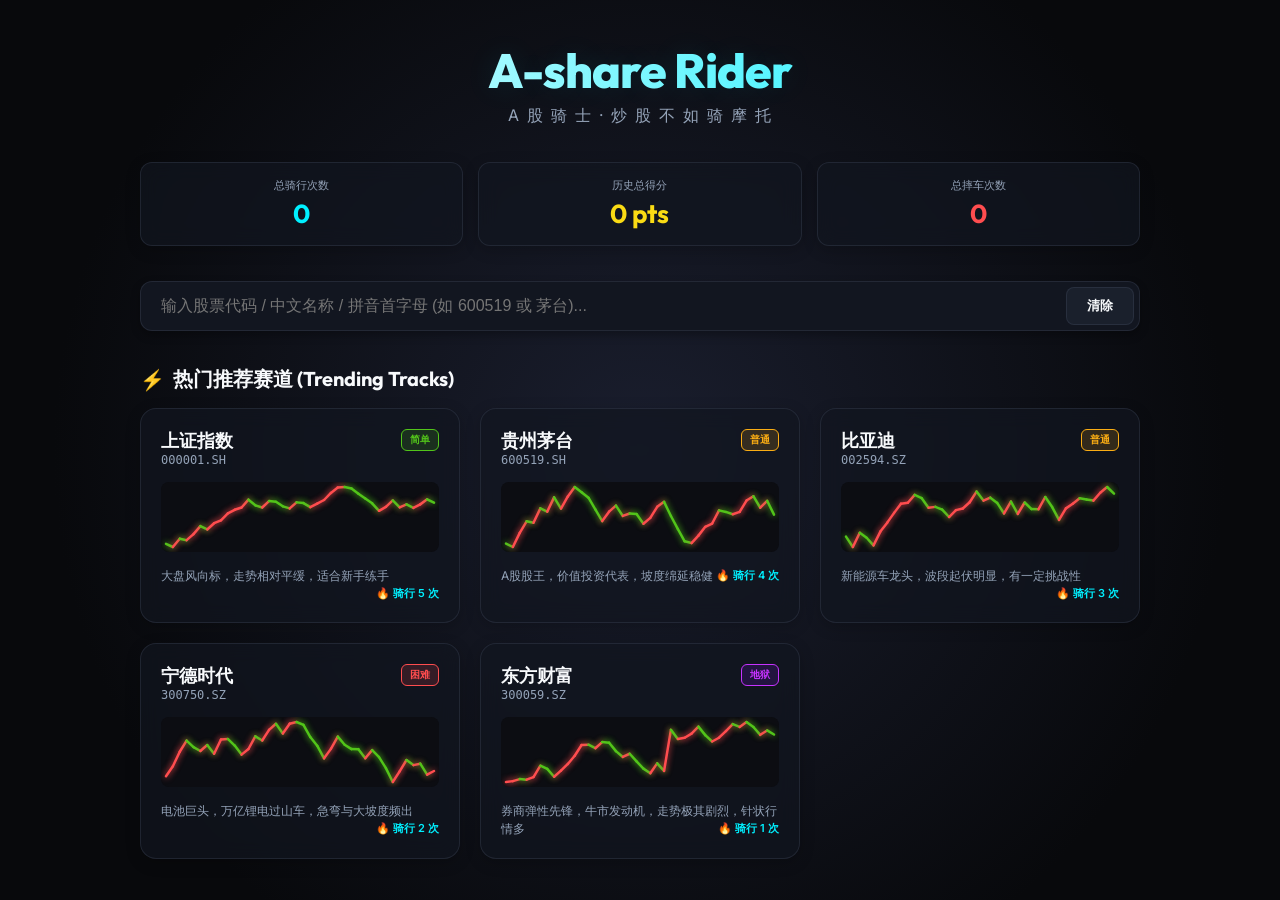
<file: index.html>
<!DOCTYPE html>
<html lang="zh-CN">
<head>
    <meta charset="UTF-8">
    <meta name="viewport" content="width=device-width, initial-scale=1.0, maximum-scale=1.0, user-scalable=no">
    <title>A股骑士 - 炒股不如骑摩托 | A-share Rider</title>
    <link rel="stylesheet" href="style.css">
</head>
<body>
    <div class="app-container">
        
        <!-- 1. 主菜单页面 -->
        <div id="home-screen" class="screen active">
            <div class="home-content">
                <!-- 品牌标志 -->
                <div class="brand-section">
                    <h1 class="brand-title">A-share Rider</h1>
                    <div class="brand-subtitle">A 股 骑 士 · 炒 股 不 如 骑 摩 托</div>
                </div>

                <!-- 个人成就统计卡片 -->
                <div class="lifetime-stats">
                    <div class="stat-card">
                        <div class="stat-label">总骑行次数</div>
                        <div id="stat-rides" class="stat-val" style="color: var(--neon-cyan)">0</div>
                    </div>
                    <div id="stat-profit-card" class="stat-card">
                        <div class="stat-label">历史总得分</div>
                        <div id="stat-profit" class="stat-val" style="color: var(--neon-gold)">0 pts</div>
                    </div>
                    <div class="stat-card">
                        <div class="stat-label">总摔车次数</div>
                        <div id="stat-crashes" class="stat-val" style="color: var(--neon-red)">0</div>
                    </div>
                </div>

                <!-- 股票代码搜索栏 -->
                <div class="search-container">
                    <div class="search-input-wrapper">
                        <input type="text" id="stock-search-input" class="search-input" placeholder="输入股票代码 / 中文名称 / 拼音首字母 (如 600519 或 茅台)..." autocomplete="off">
                        <button id="search-clear-btn" class="btn search-btn">清除</button>
                    </div>
                    <!-- 搜索建议下拉列表 -->
                    <div id="search-dropdown-menu" class="search-dropdown"></div>
                </div>

                <!-- 热门赛道推荐 -->
                <div class="trending-section">
                    <h2 class="tracks-section-title">
                        <span style="color: var(--neon-cyan)">⚡</span> 热门推荐赛道 (Trending Tracks)
                    </h2>
                    <div id="trending-tracks-grid" class="tracks-grid">
                        <!-- 动态生成的卡片列表 -->
                    </div>
                </div>
                
                <!-- 底部辅助说明及社交、赞助链接 -->
                <div style="margin-top: 35px; text-align: center; font-size: 12px; color: var(--text-muted); border-top: 1px dashed rgba(74, 85, 104, 0.2); padding-top: 15px;">
                    <div style="margin-bottom: 8px;">键盘操作：W/S 加速刹车，A/D 平衡，Space 跳跃，R 复活</div>
                    
                    <!-- 社交 & 赞助链接 -->
                    <div class="footer-links">
                        <a href="https://github.com/xunxuntj/AShareRider" target="_blank" class="footer-link-item">
                            <svg class="footer-icon" viewBox="0 0 24 24"><path d="M12 2C6.477 2 2 6.477 2 12c0 4.42 2.865 8.166 6.839 9.489.5.092.682-.217.682-.482 0-.237-.008-.866-.013-1.7-2.782.603-3.369-1.34-3.369-1.34-.454-1.156-1.11-1.464-1.11-1.464-.908-.62.069-.608.069-.608 1.003.07 1.531 1.03 1.531 1.03.892 1.529 2.341 1.087 2.91.831.092-.646.35-1.086.636-1.336-2.22-.253-4.555-1.11-4.555-4.943 0-1.091.39-1.984 1.029-2.683-.103-.253-.446-1.27.098-2.647 0 0 .84-.269 2.75 1.025A9.564 9.564 0 0112 6.844c.85.004 1.705.115 2.504.337 1.909-1.294 2.747-1.025 2.747-1.025.546 1.377.203 2.394.1 2.647.64.699 1.028 1.592 1.028 2.683 0 3.842-2.339 4.687-4.566 4.935.359.309.678.919.678 1.852 0 1.336-.012 2.415-.012 2.743 0 .267.18.579.688.481C19.137 20.162 22 16.418 22 12c0-5.523-4.477-10-10-10z"/></svg>
                            GitHub
                        </a>
                        <a href="https://x.com/xunxuntj" target="_blank" class="footer-link-item">
                            <svg class="footer-icon" viewBox="0 0 24 24"><path d="M18.244 2.25h3.308l-7.227 8.26 8.502 11.24H16.17l-5.214-6.817L4.99 21.75H1.68l7.73-8.835L1.254 2.25H8.08l4.713 6.231zm-1.161 17.52h1.833L7.084 4.126H5.117z"/></svg>
                            X (Twitter)
                        </a>
                        <a href="https://www.youtube.com/@xunxuntj" target="_blank" class="footer-link-item">
                            <svg class="footer-icon" viewBox="0 0 24 24"><path d="M23.498 6.163a3.003 3.003 0 00-2.11-2.11C19.53 3.545 12 3.545 12 3.545s-7.53 0-9.388.508a3.003 3.003 0 00-2.11 2.11C0 8.017 0 12 0 12s0 3.983.502 5.837a3.003 3.003 0 002.11 2.11c1.858.507 9.388.507 9.388.507s7.53 0 9.388-.507a3.003 3.003 0 002.11-2.11C24 15.983 24 12 24 12s0-3.983-.502-5.837zM9.545 15.568V8.432L15.818 12l-6.273 3.568z"/></svg>
                            YouTube
                        </a>
                        <a href="https://www.linkedin.com/in/xun-zhang-317a902b/" target="_blank" class="footer-link-item">
                            <svg class="footer-icon" viewBox="0 0 24 24"><path d="M20.447 20.452h-3.554v-5.569c0-1.328-.027-3.037-1.852-3.037-1.853 0-2.136 1.445-2.136 2.939v5.667H9.351V9h3.414v1.561h.046c.477-.9 1.637-1.85 3.37-1.85 3.601 0 4.267 2.37 4.267 5.455v6.286zM5.337 7.433c-1.144 0-2.063-.926-2.063-2.065 0-1.138.92-2.063 2.063-2.063 1.14 0 2.064.925 2.064 2.063 0 1.139-.925 2.065-2.064 2.065zm1.782 13.019H3.555V9h3.564v11.452zM22.225 0H1.771C.792 0 0 .774 0 1.729v20.542C0 23.227.792 24 1.771 24h20.451C23.2 24 24 23.227 24 22.271V1.729C24 .774 23.2 0 22.222 0h.003z"/></svg>
                            LinkedIn
                        </a>
                        <a href="https://afdian.com/a/xunxuntj" target="_blank" class="footer-link-item">
                            <span style="font-weight: bold; color: var(--neon-gold)">⚡</span> 爱发电
                        </a>
                        <a id="wechat-reward-btn" class="footer-link-item">
                            <span style="font-weight: bold; color: var(--neon-red)">🧧</span> 微信打赏
                        </a>
                    </div>
                </div>
            </div>
        </div>

        <!-- 2. 赛道预览与参数调整页面 -->
        <div id="level-preview-screen" class="screen">
            <div class="preview-container">
                <div class="preview-header">
                    <button id="preview-back-btn" class="btn">← 返回主页</button>
                    <div class="preview-title-group">
                        <h2 id="preview-stock-name" class="preview-title">贵州茅台</h2>
                        <div id="preview-stock-code" class="preview-subtitle">600519.SH</div>
                    </div>
                    <div id="preview-difficulty" class="difficulty-badge medium">Medium</div>
                </div>

                <!-- 配置面板 -->
                <div class="options-panel">
                    <!-- 行情时间段 -->
                    <div class="option-group">
                        <label class="option-label">行情范围 (Period)</label>
                        <div class="btn-group" id="period-btn-group">
                            <button class="btn-toggle" data-period="3M">3 个月</button>
                            <button class="btn-toggle" data-period="6M">6 个月</button>
                            <button class="btn-toggle active" data-period="1Y">1 年</button>
                            <button class="btn-toggle" data-period="ALL">全部 (长赛道)</button>
                        </div>
                    </div>

                    <!-- 平滑度设置 (移动平均线) -->
                    <div class="option-group">
                        <label class="option-label">赛道平滑降噪 (Smooth - 降低难度)</label>
                        <div class="slider-container">
                            <input type="range" id="smooth-range-slider" class="smooth-slider" min="0" max="20" value="0" step="5">
                            <span id="smooth-slider-value" class="slider-val">OFF</span>
                        </div>
                    </div>
                </div>

                <!-- 股价波动赛道预览图 -->
                <div class="preview-chart-wrapper">
                    <canvas id="preview-sparkline-canvas" class="preview-chart"></canvas>
                </div>

                <!-- 行情物理指标统计 -->
                <div class="track-metrics">
                    <div class="metric-box">
                        <div class="metric-lbl">总K线点数 (长度)</div>
                        <div id="metric-points" class="metric-val" style="color: var(--neon-cyan)">0</div>
                    </div>
                    <div class="metric-box">
                        <div class="metric-lbl">区间最大波动</div>
                        <div id="metric-volatility" class="metric-val" style="color: var(--neon-red)">0%</div>
                    </div>
                    <div class="metric-box">
                        <div class="metric-lbl">最大爬坡坡度</div>
                        <div id="metric-slope" class="metric-val" style="color: #faad14">0°</div>
                    </div>
                    <div class="metric-box">
                        <div class="metric-lbl">历史涨跌幅</div>
                        <div id="metric-change" class="metric-val">0%</div>
                    </div>
                </div>

                <!-- 行动操作按钮 -->
                <div style="display: flex; gap: 15px; justify-content: center;">
                    <button id="start-ride-btn" class="btn btn-primary" style="padding: 15px 40px; font-size: 18px;">🏍️ 进入挑战 (Ride Chart)</button>
                </div>

                <!-- 当前赛道排行榜 -->
                <div id="leaderboard-section">
                    <div class="leaderboard-title">🏆 全球排行榜 Top 10 (本关配置)</div>
                    <div class="leaderboard-panel">
                        <div id="leaderboard-loading" style="text-align: center; padding: 20px; color: var(--text-muted);">正在加载排行榜数据...</div>
                        <div id="leaderboard-list-container" class="leaderboard-list" style="display: none;"></div>
                    </div>
                </div>
            </div>
        </div>

        <!-- 3. 游戏关卡骑行页面 -->
        <div id="game-screen" class="screen">
            <!-- 主物理渲染 Canvas -->
            <canvas id="game-canvas"></canvas>

            <!-- 顶部 HUD 通栏 -->
            <div class="hud-bar">
                <div class="hud-panel">
                    <div class="hud-item">
                        <div class="hud-label">得分 (Score)</div>
                        <div id="hud-score" class="hud-value glow-gold">000000</div>
                    </div>
                    <div class="hud-item">
                        <div class="hud-label">计时 (Time)</div>
                        <div id="hud-timer" class="hud-value glow-cyan">0:00.0</div>
                    </div>
                    <div class="hud-item">
                        <div class="hud-label">当前股价 (Price)</div>
                        <div id="hud-price" class="hud-value" style="font-family: monospace;">¥0.00</div>
                    </div>
                </div>

                <!-- 中间面板：展示当前股票名称与代码 + 迷你小地图 -->
                <div class="hud-panel" style="pointer-events: none; border-color: rgba(0, 240, 255, 0.25); box-shadow: 0 0 10px rgba(0, 240, 255, 0.1); width: 220px; display: flex; flex-direction: column; align-items: center; justify-content: center; gap: 4px; padding: 8px 15px;">
                    <div class="hud-item" style="text-align: center; justify-content: center; flex-direction: column; gap: 1px; width: 100%;">
                        <div id="hud-stock-name" class="hud-value" style="color: var(--neon-cyan); font-weight: 800; font-size: 16px; text-shadow: 0 0 6px var(--neon-cyan-glow);">--</div>
                        <div id="hud-stock-code" class="hud-label" style="letter-spacing: 1.5px; font-size: 9px; font-weight: 700; margin-top: 1px;">--</div>
                    </div>
                    <!-- 实时小地图容器 -->
                    <div style="width: 180px; height: 20px; position: relative; border-radius: 4px; overflow: hidden; background: rgba(0, 0, 0, 0.3); border: 1px solid rgba(0, 240, 255, 0.15);">
                        <canvas id="hud-minimap" style="width: 100%; height: 100%; display: block;"></canvas>
                    </div>
                </div>

                <div class="hud-panel" style="pointer-events: auto;">
                    <button id="game-pause-btn" class="btn" style="padding: 6px 12px; font-size: 12px;">⏸ 退出 (ESC)</button>
                    <button id="game-reset-btn" class="btn btn-danger" style="padding: 6px 12px; font-size: 12px;">🔄 重置 (R)</button>
                    <button id="game-mute-btn" class="btn" style="padding: 6px 12px; font-size: 12px;">🔊 声音</button>
                </div>
            </div>

            <!-- 键盘按键引导提示 (桌面端可见) -->
            <div class="controls-guide-hud">
                <div class="controls-row">
                    <span>驾驶:</span>
                    <span class="key-badge">W</span> 或 <span class="key-badge">↑</span> 油门 /
                    <span class="key-badge">S</span> 或 <span class="key-badge">↓</span> 刹车
                </div>
                <div class="controls-row">
                    <span>平衡:</span>
                    <span class="key-badge">A</span> 或 <span class="key-badge">←</span> 抬头后翻 /
                    <span class="key-badge">D</span> 或 <span class="key-badge">→</span> 压头前翻
                </div>
                <div class="controls-row">
                    <span>跳跃:</span>
                    <span class="key-badge">Space</span> 跃起 | 
                    <span>重置:</span>
                    <span class="key-badge">R</span> 存档点复活
                </div>
            </div>

            <!-- 手机端触控方向盘 (Coarse pointer 触屏下显示) -->
            <div class="mobile-controls">
                <!-- 左手：车身重心平衡 (抬头、压头、跳跃) -->
                <div class="mobile-btn-group">
                    <button id="touch-tilt-left" class="btn-touch">← 抬</button>
                    <button id="touch-jump" class="btn-touch touch-jump">跳</button>
                    <button id="touch-tilt-right" class="btn-touch">压 →</button>
                </div>

                <!-- 右手：加速、刹车、复活 -->
                <div class="mobile-btn-group">
                    <button id="touch-reset" class="btn-touch touch-danger">🔄</button>
                    <button id="touch-brake" class="btn-touch">刹</button>
                    <button id="touch-gas" class="btn-touch touch-success">油门</button>
                </div>
            </div>
        </div>

        <!-- 4. 坠机弹窗 (Crash Overlay) -->
        <div id="crash-overlay" class="modal-overlay">
            <div class="modal-content">
                <h3 class="modal-title crash">💥 骑士坠毁 (CRASHED)</h3>
                <p class="modal-desc">这波行情波动太大，你被主力洗盘出局了！别气馁，从最近的股价支持位（存档点）重新起跑吧！</p>
                <div class="stats-table">
                    <div class="stats-table-row">
                        <span class="stats-tbl-lbl">已摔车次数</span>
                        <span id="crash-count-val" class="stats-tbl-val" style="color: var(--neon-red)">1</span>
                    </div>
                    <div class="stats-table-row">
                        <span class="stats-tbl-lbl">得分损失</span>
                        <span class="stats-tbl-val" style="color: var(--text-muted)">-100 pts</span>
                    </div>
                </div>
                <div class="modal-actions">
                    <button id="crash-respawn-btn" class="btn btn-primary" style="flex: 1;">🔄 存档点复活 (R)</button>
                    <button id="crash-exit-btn" class="btn" style="flex: 1;">🚪 退出关卡</button>
                </div>
            </div>
        </div>

        <!-- 5. 胜利通关弹窗 (Victory Overlay) -->
        <div id="victory-overlay" class="modal-overlay">
            <div class="modal-content" style="max-width: 500px;">
                <h3 class="modal-title victory">🎉 顺利收盘 (VICTORY)</h3>
                <p class="modal-desc">恭喜！你成功飞越了该股票的整段历史K线，斩获丰厚利润！</p>
                
                <div class="stats-table">
                    <div class="stats-table-row">
                        <span class="stats-tbl-lbl">挑战用时</span>
                        <span id="vic-time-val" class="stats-tbl-val" style="color: var(--neon-cyan)">0:00.0</span>
                    </div>
                    <div class="stats-table-row">
                        <span class="stats-tbl-lbl">最终总积分</span>
                        <span id="vic-score-val" class="stats-tbl-val" style="color: var(--neon-gold)">0 pts</span>
                    </div>
                    <div class="stats-table-row">
                        <span class="stats-tbl-lbl">是否平滑</span>
                        <span id="vic-smoothed-val" class="stats-tbl-val">无平滑</span>
                    </div>
                </div>

                <!-- 排行榜成绩提交 -->
                <div id="victory-submit-section" class="leaderboard-submit-box">
                    <label style="font-size: 12px; color: var(--text-secondary); text-align: left;">提交成绩到全球排行榜：</label>
                    <div style="display: flex; gap: 8px;">
                        <input type="text" id="leaderboard-nick-input" class="nick-input" placeholder="输入你的大名 (2-10字)" style="flex: 1;" maxlength="10">
                        <button id="leaderboard-submit-btn" class="btn btn-primary">⚡ 提交</button>
                    </div>
                    <div id="submit-status-msg" style="font-size: 11px; color: var(--text-muted); text-align: left;"></div>
                </div>

                <div class="modal-actions">
                    <button id="vic-replay-btn" class="btn btn-primary" style="flex: 1;">🔄 再骑一波</button>
                    <button id="vic-exit-btn" class="btn" style="flex: 1;">🚪 返回主页</button>
                </div>
            </div>
        </div>

    <!-- 微信打赏弹窗 -->
    <div id="wechat-reward-modal" class="modal-overlay">
        <div class="modal-content" style="max-width: 340px; text-align: center; gap: 15px; padding: 25px;">
            <div style="display: flex; justify-content: space-between; align-items: center; border-bottom: 1px dashed rgba(255, 255, 255, 0.1); padding-bottom: 10px;">
                <h3 style="color: var(--neon-gold); font-size: 18px; margin: 0; font-family: var(--font-display);">🧧 微信打赏支持</h3>
                <span id="close-reward-btn" style="cursor: pointer; color: var(--text-muted); font-size: 24px; line-height: 1; transition: color 0.2s;">&times;</span>
            </div>
            <div style="margin: 10px 0; display: flex; flex-direction: column; align-items: center;">
                <img src="wechat_reward.jpg" alt="微信打赏二维码" style="width: 220px; height: 220px; border-radius: 12px; border: 2px solid var(--neon-gold); box-shadow: 0 0 20px rgba(255, 215, 0, 0.2); background: #fff; padding: 5px;">
                <div style="font-size: 12px; color: var(--text-secondary); margin-top: 12px; font-weight: 500;">感谢您的支持与鼓励！</div>
                <div style="font-size: 11px; color: var(--text-muted); margin-top: 4px;">扫码向开发者 Xun Zhang 赞助打赏</div>
            </div>
            <button id="reward-ok-btn" class="btn btn-primary" style="width: 100%;">好的</button>
        </div>
    </div>

    <!-- 横屏旋转提示 (仅手机竖屏时显示) -->
    <div id="orientation-warning">
        <div class="warning-box">
            <div class="rotate-icon">📱🔄</div>
            <div class="warning-text">为了获得最佳骑行手感，请将手机横向旋转 (Landscape)</div>
        </div>
    </div>

    <!-- 启动主逻辑程序 -->
    <script type="module" src="js/main.js"></script>
</body>
</html>
</file>
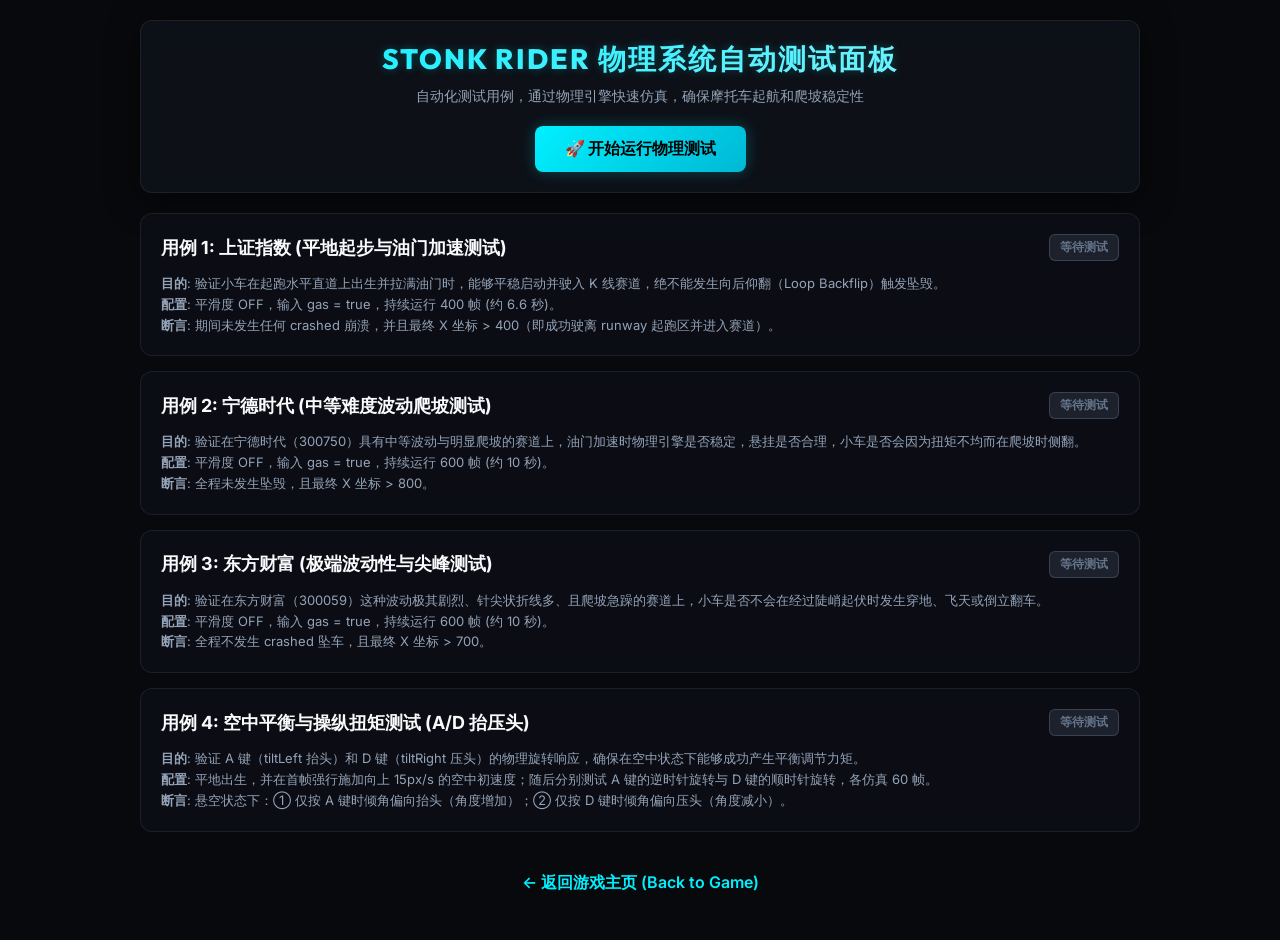
<file: test.html>
<!DOCTYPE html>
<html lang="zh-CN">
<head>
    <meta charset="UTF-8">
    <meta name="viewport" content="width=device-width, initial-scale=1.0">
    <title>StonkRider - 物理与稳定性测试面板</title>
    <style>
        @import url('https://fonts.googleapis.com/css2?family=Outfit:wght@300;400;600;700;800&family=Inter:wght@400;500;600;700&display=swap');

        :root {
            --bg-darkest: #08090c;
            --bg-darker: #0d0f14;
            --bg-dark: #121620;
            --border-color: rgba(74, 85, 104, 0.25);
            
            --neon-cyan: #00f0ff;
            --neon-cyan-glow: rgba(0, 240, 255, 0.25);
            --neon-red: #ff4d4f;
            --neon-red-glow: rgba(255, 77, 79, 0.25);
            --neon-green: #52c41a;
            --neon-green-glow: rgba(82, 196, 26, 0.25);
            --neon-gold: #fadb14;
            --neon-gold-glow: rgba(250, 219, 20, 0.25);
            
            --text-primary: #f8fafc;
            --text-secondary: #94a3b8;
            --text-muted: #64748b;
            
            --font-display: 'Outfit', 'Inter', sans-serif;
            --font-sans: 'Inter', sans-serif;
        }

        body {
            background-color: var(--bg-darkest);
            color: var(--text-primary);
            font-family: var(--font-sans);
            margin: 0;
            padding: 20px;
            display: flex;
            flex-direction: column;
            align-items: center;
            min-height: 100vh;
        }

        .container {
            max-width: 1000px;
            width: 100%;
            display: flex;
            flex-direction: column;
            gap: 20px;
        }

        header {
            text-align: center;
            padding: 20px;
            background: rgba(18, 22, 32, 0.6);
            border: 1px solid var(--border-color);
            border-radius: 12px;
            backdrop-filter: blur(10px);
            box-shadow: 0 8px 32px rgba(0, 0, 0, 0.5);
        }

        h1 {
            font-family: var(--font-display);
            font-size: 28px;
            font-weight: 800;
            letter-spacing: 2px;
            margin: 0 0 8px 0;
            background: linear-gradient(135deg, var(--neon-cyan), #a5f3fc);
            -webkit-background-clip: text;
            -webkit-text-fill-color: transparent;
            text-shadow: 0 0 10px rgba(0, 240, 255, 0.25);
        }

        .subtitle {
            color: var(--text-secondary);
            font-size: 14px;
            margin-bottom: 20px;
        }

        .btn {
            background: linear-gradient(135deg, #00f0ff, #00b8d4);
            color: #000;
            border: none;
            padding: 12px 30px;
            font-family: var(--font-display);
            font-size: 16px;
            font-weight: 700;
            border-radius: 8px;
            cursor: pointer;
            transition: all 0.2s ease;
            box-shadow: 0 0 15px var(--neon-cyan-glow);
        }

        .btn:hover {
            transform: translateY(-2px);
            box-shadow: 0 0 25px var(--neon-cyan);
        }

        .btn:active {
            transform: translateY(0);
        }

        .dashboard {
            display: grid;
            grid-template-columns: 1fr;
            gap: 15px;
        }

        .card {
            background: rgba(18, 22, 32, 0.45);
            border: 1px solid var(--border-color);
            border-radius: 12px;
            padding: 20px;
            backdrop-filter: blur(8px);
            transition: border-color 0.2s ease;
        }

        .card.in-progress {
            border-color: var(--neon-gold);
            box-shadow: 0 0 8px var(--neon-gold-glow);
        }

        .card.passed {
            border-color: var(--neon-green);
            box-shadow: 0 0 8px var(--neon-green-glow);
        }

        .card.failed {
            border-color: var(--neon-red);
            box-shadow: 0 0 8px var(--neon-red-glow);
        }

        .card-header {
            display: flex;
            justify-content: space-between;
            align-items: center;
            margin-bottom: 12px;
        }

        .card-title {
            font-size: 18px;
            font-weight: 700;
            color: var(--text-primary);
        }

        .status-badge {
            padding: 4px 10px;
            font-size: 12px;
            font-weight: 700;
            border-radius: 6px;
            text-transform: uppercase;
        }

        .status-badge.waiting {
            background: rgba(100, 116, 139, 0.2);
            color: var(--text-muted);
            border: 1px solid rgba(100, 116, 139, 0.4);
        }

        .status-badge.running {
            background: rgba(250, 219, 20, 0.2);
            color: var(--neon-gold);
            border: 1px solid rgba(250, 219, 20, 0.4);
        }

        .status-badge.passed {
            background: rgba(82, 196, 26, 0.2);
            color: var(--neon-green);
            border: 1px solid rgba(82, 196, 26, 0.4);
        }

        .status-badge.failed {
            background: rgba(255, 77, 79, 0.2);
            color: var(--neon-red);
            border: 1px solid rgba(255, 77, 79, 0.4);
        }

        .card-body {
            font-size: 13px;
            color: var(--text-secondary);
            line-height: 1.6;
        }

        .log-section {
            background: rgba(8, 9, 12, 0.85);
            border: 1px solid var(--border-color);
            border-radius: 8px;
            padding: 12px;
            font-family: monospace;
            font-size: 11px;
            color: #a5f3fc;
            max-height: 150px;
            overflow-y: auto;
            margin-top: 10px;
            white-space: pre-wrap;
        }

        .navigation-links {
            text-align: center;
            margin-top: 20px;
        }

        .navigation-links a {
            color: var(--neon-cyan);
            text-decoration: none;
            font-weight: 600;
            transition: text-shadow 0.2s ease;
        }

        .navigation-links a:hover {
            text-shadow: 0 0 8px var(--neon-cyan);
            text-decoration: underline;
        }

        .summary-banner {
            padding: 15px;
            border-radius: 8px;
            text-align: center;
            font-size: 18px;
            font-weight: 800;
            letter-spacing: 1.5px;
            display: none;
            margin-bottom: 20px;
        }

        .summary-banner.passed {
            background: rgba(82, 196, 26, 0.15);
            border: 1px solid var(--neon-green);
            color: var(--neon-green);
            display: block;
            text-shadow: 0 0 10px var(--neon-green-glow);
        }

        .summary-banner.failed {
            background: rgba(255, 77, 79, 0.15);
            border: 1px solid var(--neon-red);
            color: var(--neon-red);
            display: block;
            text-shadow: 0 0 10px var(--neon-red-glow);
        }
    </style>
</head>
<body>
    <div class="container">
        <header>
            <h1>STONK RIDER 物理系统自动测试面板</h1>
            <div class="subtitle">自动化测试用例，通过物理引擎快速仿真，确保摩托车起航和爬坡稳定性</div>
            <button id="run-tests-btn" class="btn">🚀 开始运行物理测试</button>
        </header>

        <div id="summary-banner" class="summary-banner"></div>

        <div class="dashboard">
            <!-- Case 1 -->
            <div id="case-1" class="card">
                <div class="card-header">
                    <span class="card-title">用例 1: 上证指数 (平地起步与油门加速测试)</span>
                    <span id="badge-1" class="status-badge waiting">等待测试</span>
                </div>
                <div class="card-body">
                    <div><strong>目的</strong>: 验证小车在起跑水平直道上出生并拉满油门时，能够平稳启动并驶入 K 线赛道，绝不能发生向后仰翻（Loop Backflip）触发坠毁。</div>
                    <div><strong>配置</strong>: 平滑度 OFF，输入 gas = true，持续运行 400 帧 (约 6.6 秒)。</div>
                    <div><strong>断言</strong>: 期间未发生任何 crashed 崩溃，并且最终 X 坐标 &gt; 400（即成功驶离 runway 起跑区并进入赛道）。</div>
                    <div id="log-1" class="log-section" style="display:none;"></div>
                </div>
            </div>

            <!-- Case 2 -->
            <div id="case-2" class="card">
                <div class="card-header">
                    <span class="card-title">用例 2: 宁德时代 (中等难度波动爬坡测试)</span>
                    <span id="badge-2" class="status-badge waiting">等待测试</span>
                </div>
                <div class="card-body">
                    <div><strong>目的</strong>: 验证在宁德时代（300750）具有中等波动与明显爬坡的赛道上，油门加速时物理引擎是否稳定，悬挂是否合理，小车是否会因为扭矩不均而在爬坡时侧翻。</div>
                    <div><strong>配置</strong>: 平滑度 OFF，输入 gas = true，持续运行 600 帧 (约 10 秒)。</div>
                    <div><strong>断言</strong>: 全程未发生坠毁，且最终 X 坐标 &gt; 800。</div>
                    <div id="log-2" class="log-section" style="display:none;"></div>
                </div>
            </div>

            <!-- Case 3 -->
            <div id="case-3" class="card">
                <div class="card-header">
                    <span class="card-title">用例 3: 东方财富 (极端波动性与尖峰测试)</span>
                    <span id="badge-3" class="status-badge waiting">等待测试</span>
                </div>
                <div class="card-body">
                    <div><strong>目的</strong>: 验证在东方财富（300059）这种波动极其剧烈、针尖状折线多、且爬坡急躁的赛道上，小车是否不会在经过陡峭起伏时发生穿地、飞天或倒立翻车。</div>
                    <div><strong>配置</strong>: 平滑度 OFF，输入 gas = true，持续运行 600 帧 (约 10 秒)。</div>
                    <div><strong>断言</strong>: 全程不发生 crashed 坠车，且最终 X 坐标 &gt; 700。</div>
                    <div id="log-3" class="log-section" style="display:none;"></div>
                </div>
            </div>

            <!-- Case 4 -->
            <div id="case-4" class="card">
                <div class="card-header">
                    <span class="card-title">用例 4: 空中平衡与操纵扭矩测试 (A/D 抬压头)</span>
                    <span id="badge-4" class="status-badge waiting">等待测试</span>
                </div>
                <div class="card-body">
                    <div><strong>目的</strong>: 验证 A 键（tiltLeft 抬头）和 D 键（tiltRight 压头）的物理旋转响应，确保在空中状态下能够成功产生平衡调节力矩。</div>
                    <div><strong>配置</strong>: 平地出生，并在首帧强行施加向上 15px/s 的空中初速度；随后分别测试 A 键的逆时针旋转与 D 键的顺时针旋转，各仿真 60 帧。</div>
                    <div><strong>断言</strong>: 悬空状态下：① 仅按 A 键时倾角偏向抬头（角度增加）；② 仅按 D 键时倾角偏向压头（角度减小）。</div>
                    <div id="log-4" class="log-section" style="display:none;"></div>
                </div>
            </div>
        </div>

        <div class="navigation-links">
            <a href="index.html">← 返回游戏主页 (Back to Game)</a>
        </div>
    </div>

    <!-- 隐藏的 Canvas 容器用于 GameController 实例化 -->
    <canvas id="dummy-canvas" width="400" height="300" style="display:none;"></canvas>

    <script type="module">
        import { GameController } from './js/game.js';
        import { fetchStockData } from './js/api.js';

        // 强行关闭 Web Audio Engine 初始化，避免测试环境中无互动导致 Console 报警
        window.forceMuted = true;

        // 自动驾驶控制器：模拟玩家在空中调整车身姿态以适应坡度，在爬坡时合理使用油门/压头
        function getAutopilotInput(bike, trackPoints, dt = 1/120) {
            const input = { gas: true, brake: false, tiltLeft: false, tiltRight: false, jump: false };
            
            let targetAngle = 0.05; // 默认空中姿态：微微抬头 (约3度)，确保后轮优先着地
            if (bike.isGrounded) {
                const x = bike.getX();
                const idx = bike.findSegmentIndex(x, trackPoints);
                if (idx !== -1) {
                    const A = trackPoints[idx];
                    const B = trackPoints[idx + 1];
                    targetAngle = Math.atan2(B.y - A.y, B.x - A.x);
                }
            }
            
            const currentAngle = bike.getAngle();
            let angleDiff = targetAngle - currentAngle;
            
            // 归一化到 [-PI, PI]
            while (angleDiff < -Math.PI) angleDiff += Math.PI * 2;
            while (angleDiff > Math.PI) angleDiff -= Math.PI * 2;
            
            // 计算角速度 (Derivative term)
            if (bike.lastAutopilotAngle === undefined) {
                bike.lastAutopilotAngle = currentAngle;
            }
            let angularVelocity = (currentAngle - bike.lastAutopilotAngle) / dt;
            while (angularVelocity < -Math.PI / dt) angularVelocity += Math.PI * 2 / dt;
            while (angularVelocity > Math.PI / dt) angularVelocity -= Math.PI * 2 / dt;
            bike.lastAutopilotAngle = currentAngle;
            
            // PD 控制信号 (Kp 比例增益，Kd 微分阻尼)
            const Kp = 0.6;
            const Kd = 0.08; 
            const controlSignal = Kp * angleDiff - Kd * angularVelocity;
            
            // 根据控制信号的方向和强度进行按键模拟
            if (controlSignal > 0.08) {
                input.tiltLeft = true; // 抬头 (修正前倾)
            } else if (controlSignal < -0.08) {
                input.tiltRight = true; // 压头 (修正后仰)
            }
            
            // 若倾角过大，或者角速度过快，且在空中悬空时，关闭油门进行强力稳定；在地面上（无论单双轮触地）均保持全油门以确保爬坡动力
            if (!bike.isGrounded) {
                if (Math.abs(angleDiff) > 0.4 || Math.abs(angularVelocity) > 3.5) {
                    input.gas = false;
                }
            }
            
            // 倾角差较大时，强制全功率输入进行姿态修正
            if (Math.abs(angleDiff) > 0.15) {
                if (angleDiff > 0) {
                    input.tiltLeft = true;
                    input.tiltRight = false;
                } else {
                    input.tiltRight = true;
                    input.tiltLeft = false;
                }
            }
            
            return input;
        }

        document.getElementById('run-tests-btn').addEventListener('click', runAllTests);

        async function runAllTests() {
            const btn = document.getElementById('run-tests-btn');
            const summary = document.getElementById('summary-banner');
            btn.disabled = true;
            btn.textContent = "正在仿真测试中...";
            summary.className = 'summary-banner';
            summary.textContent = '';
            
            // 重置卡片状态
            for (let i = 1; i <= 4; i++) {
                const card = document.getElementById(`case-${i}`);
                const badge = document.getElementById(`badge-${i}`);
                const log = document.getElementById(`log-${i}`);
                card.className = 'card';
                badge.className = 'status-badge waiting';
                badge.textContent = '等待测试';
                log.style.display = 'none';
                log.textContent = '';
            }

            // 实例化 headless 游戏控制器
            const canvas = document.getElementById('dummy-canvas');
            const game = new GameController(canvas, {
                onScoreChange: () => {},
                onCrash: () => {},
                onVictory: () => {},
                onCheckpoint: () => {}
            });

            // 依次执行测试
            let passCount = 0;
            const totalCases = 4;

            // --- CASE 1 ---
            const p1 = await runCase1(game);
            if (p1) passCount++;

            // --- CASE 2 ---
            const p2 = await runCase2(game);
            if (p2) passCount++;

            // --- CASE 3 ---
            const p3 = await runCase3(game);
            if (p3) passCount++;

            // --- CASE 4 ---
            const p4 = await runCase4(game);
            if (p4) passCount++;

            // 显示总体结果
            btn.disabled = false;
            btn.textContent = "🚀 重新运行物理测试";
            
            if (passCount === totalCases) {
                summary.className = 'summary-banner passed';
                summary.textContent = `恭喜！全部 ${totalCases} 个测试用例通过 (ALL PASSED)！物理系统非常稳定！`;
            } else {
                summary.className = 'summary-banner failed';
                summary.textContent = `警告：有 ${totalCases - passCount} 个测试用例未通过 (FAILED)。请检查下方日志！`;
            }
        }

        async function runCase1(game) {
            const card = document.getElementById('case-1');
            const badge = document.getElementById('badge-1');
            const logEl = document.getElementById('log-1');
            
            card.classList.add('in-progress');
            badge.className = 'status-badge running';
            badge.textContent = '测试中...';

            let logs = [];
            logs.push("[CASE 1] 载入上证指数 (000001) 数据...");

            try {
                const stockData = await fetchStockData("000001", "3M");
                game.loadLevel(stockData, 1); // 1 = 不平滑

                const bike = game.bike;
                const trackPoints = game.trackPoints;
                
                logs.push("[CASE 1] 赛道前几个点:");
                for (let i = 0; i < Math.min(10, trackPoints.length); i++) {
                    logs.push(`点 ${i}: x = ${trackPoints[i].x.toFixed(1)}, y = ${trackPoints[i].y.toFixed(1)}`);
                }
                
                logs.push(`[CASE 1] 起跑点 - x: ${bike.getX().toFixed(1)}, y: ${bike.chassis.y.toFixed(1)}, angle: ${(bike.getAngle() * 180 / Math.PI).toFixed(1)}°`);

                let crashed = false;
                let crashReason = "";
                const crashListener = (e) => {
                    crashed = true;
                    crashReason = e.detail.reason;
                };
                window.addEventListener("stonkrider-crash", crashListener);

                const dt = 1/60;

                for (let frame = 1; frame <= 400; frame++) {
                    const subSteps = 2;
                    const subDt = dt / subSteps;
                    for (let step = 0; step < subSteps; step++) {
                        const input = getAutopilotInput(bike, trackPoints, subDt);
                        bike.update(input, trackPoints, subDt);
                    }

                    if (frame % 1 === 0 || bike.crashed || crashed) {
                        logs.push(`帧 ${frame}: x = ${bike.getX().toFixed(1)}, y = ${bike.chassis.y.toFixed(1)}, angle = ${(bike.getAngle() * 180 / Math.PI).toFixed(1)}°, bw.x = ${bike.backWheel.x.toFixed(1)}, fw.x = ${bike.frontWheel.x.toFixed(1)}, backGrounded = ${bike.backWheel.grounded}, frontGrounded = ${bike.frontWheel.grounded}`);
                    }

                    if (bike.crashed || crashed) {
                        logs.push(`[CRASH] 在第 ${frame} 帧发生坠机! 原因: ${bike.crashed ? "物理判定" : crashReason}`);
                        break;
                    }
                }

                window.removeEventListener("stonkrider-crash", crashListener);

                const finalX = bike.getX();
                const passed = !bike.crashed && !crashed && (finalX > 400);

                logEl.style.display = 'block';
                logEl.textContent = logs.join('\n');

                card.classList.remove('in-progress');
                if (passed) {
                    card.classList.add('passed');
                    badge.className = 'status-badge passed';
                    badge.textContent = 'PASSED';
                    return true;
                } else {
                    card.classList.add('failed');
                    badge.className = 'status-badge failed';
                    badge.textContent = 'FAILED';
                    return false;
                }
            } catch (err) {
                logs.push(`[ERROR] 测试执行异常: ${err.message}`);
                logEl.style.display = 'block';
                logEl.textContent = logs.join('\n');
                card.classList.remove('in-progress');
                card.classList.add('failed');
                badge.className = 'status-badge failed';
                badge.textContent = 'ERROR';
                return false;
            }
        }

        async function runCase2(game) {
            const card = document.getElementById('case-2');
            const badge = document.getElementById('badge-2');
            const logEl = document.getElementById('log-2');
            
            card.classList.add('in-progress');
            badge.className = 'status-badge running';
            badge.textContent = '测试中...';

            let logs = [];
            logs.push("[CASE 2] 载入宁德时代 (300750) 爬坡赛道...");

            try {
                const stockData = await fetchStockData("300750", "3M");
                game.loadLevel(stockData, 1);

                const bike = game.bike;
                const trackPoints = game.trackPoints;

                let crashed = false;
                let crashReason = "";
                const crashListener = (e) => {
                    crashed = true;
                    crashReason = e.detail.reason;
                };
                window.addEventListener("stonkrider-crash", crashListener);

                const dt = 1/60;

                for (let frame = 1; frame <= 600; frame++) {
                    const subSteps = 2;
                    const subDt = dt / subSteps;
                    for (let step = 0; step < subSteps; step++) {
                        const input = getAutopilotInput(bike, trackPoints, subDt);
                        bike.update(input, trackPoints, subDt);
                    }

                    if (frame % 1 === 0 || bike.crashed || crashed) {
                        logs.push(`帧 ${frame}: x = ${bike.getX().toFixed(1)}, y = ${bike.chassis.y.toFixed(1)}, angle = ${(bike.getAngle() * 180 / Math.PI).toFixed(1)}°, backGrounded = ${bike.backWheel.grounded}, frontGrounded = ${bike.frontWheel.grounded}`);
                    }

                    if (bike.crashed || crashed) {
                        logs.push(`[CRASH] 在第 ${frame} 帧发生坠机! 原因: ${bike.crashed ? "物理判定" : crashReason}`);
                        break;
                    }
                }

                window.removeEventListener("stonkrider-crash", crashListener);

                const finalX = bike.getX();
                const passed = !bike.crashed && !crashed && (finalX > 800);

                logs.push(`[DEBUG] finalX=${finalX.toFixed(2)}, bike.crashed=${bike.crashed}, crashed=${crashed}, passed=${passed}`);

                logEl.style.display = 'block';
                logEl.textContent = logs.join('\n');

                card.classList.remove('in-progress');
                if (passed) {
                    card.classList.add('passed');
                    badge.className = 'status-badge passed';
                    badge.textContent = 'PASSED';
                    return true;
                } else {
                    card.classList.add('failed');
                    badge.className = 'status-badge failed';
                    badge.textContent = 'FAILED';
                    return false;
                }
            } catch (err) {
                logs.push(`[ERROR] 测试执行异常: ${err.message}`);
                logEl.style.display = 'block';
                logEl.textContent = logs.join('\n');
                card.classList.remove('in-progress');
                card.classList.add('failed');
                badge.className = 'status-badge failed';
                badge.textContent = 'ERROR';
                return false;
            }
        }

        async function runCase3(game) {
            const card = document.getElementById('case-3');
            const badge = document.getElementById('badge-3');
            const logEl = document.getElementById('log-3');
            
            card.classList.add('in-progress');
            badge.className = 'status-badge running';
            badge.textContent = '测试中...';
 
            let logs = [];
            logs.push("[CASE 3] 载入东方财富 (300059) 地狱赛道...");

            try {
                const stockData = await fetchStockData("300059", "3M");
                game.loadLevel(stockData, 3);

                const bike = game.bike;
                const trackPoints = game.trackPoints;

                let crashed = false;
                let crashReason = "";
                const crashListener = (e) => {
                    crashed = true;
                    crashReason = e.detail.reason;
                };
                window.addEventListener("stonkrider-crash", crashListener);

                const dt = 1/60;

                for (let frame = 1; frame <= 600; frame++) {
                    const subSteps = 2;
                    const subDt = dt / subSteps;
                    for (let step = 0; step < subSteps; step++) {
                        const input = getAutopilotInput(bike, trackPoints, subDt);
                        bike.update(input, trackPoints, subDt);
                    }

                    if (frame % 100 === 0 || bike.crashed || crashed) {
                        logs.push(`帧 ${frame}: x = ${bike.getX().toFixed(1)}, y = ${bike.chassis.y.toFixed(1)}, angle = ${(bike.getAngle() * 180 / Math.PI).toFixed(1)}°, backGrounded = ${bike.backWheel.grounded}, frontGrounded = ${bike.frontWheel.grounded}`);
                    }

                    if (bike.crashed || crashed) {
                        logs.push(`[CRASH] 在第 ${frame} 帧发生坠机! 原因: ${bike.crashed ? "物理判定" : crashReason}`);
                        break;
                    }
                }

                window.removeEventListener("stonkrider-crash", crashListener);

                const finalX = bike.getX();
                const passed = !bike.crashed && !crashed && (finalX > 700);

                logs.push(`[DEBUG] finalX=${finalX.toFixed(2)}, bike.crashed=${bike.crashed}, crashed=${crashed}, passed=${passed}`);

                logEl.style.display = 'block';
                logEl.textContent = logs.join('\n');

                card.classList.remove('in-progress');
                if (passed) {
                    card.classList.add('passed');
                    badge.className = 'status-badge passed';
                    badge.textContent = 'PASSED';
                    return true;
                } else {
                    card.classList.add('failed');
                    badge.className = 'status-badge failed';
                    badge.textContent = 'FAILED';
                    return false;
                }
            } catch (err) {
                logs.push(`[ERROR] 测试执行异常: ${err.message}`);
                logEl.style.display = 'block';
                logEl.textContent = logs.join('\n');
                card.classList.remove('in-progress');
                card.classList.add('failed');
                badge.className = 'status-badge failed';
                badge.textContent = 'ERROR';
                return false;
            }
        }

        async function runCase4(game) {
            const card = document.getElementById('case-4');
            const badge = document.getElementById('badge-4');
            const logEl = document.getElementById('log-4');
            
            card.classList.add('in-progress');
            badge.className = 'status-badge running';
            badge.textContent = '测试中...';

            let logs = [];
            logs.push("[CASE 4] 初始化空中旋转力矩测试 (A/D 键)...");

            try {
                // 加载平缓的上证指数赛道
                const stockData = await fetchStockData("000001", "3M");
                game.loadLevel(stockData, 1);
                
                let bike = game.bike;
                const trackPoints = game.trackPoints;

                // 1. 测试按 A 键 (抬头/后翻/逆时针旋转): angle 应倾向增加
                logs.push("--- 测试 1: 空中拉满 A 键 (抬头) ---");
                // 强行把摩托车扔到高空，避免接地干扰
                bike.chassis.y += 150;
                bike.backWheel.y += 150;
                bike.frontWheel.y += 150;
                // 同时把上一帧位置设低，模拟向上飞的动能
                bike.chassis.py = bike.chassis.y - 10;
                bike.backWheel.py = bike.backWheel.y - 10;
                bike.frontWheel.py = bike.frontWheel.y - 10;

                const startAngleA = bike.getAngle();
                logs.push(`初始角度: ${(startAngleA * 180 / Math.PI).toFixed(1)}°`);

                const inputA = { gas: false, brake: false, tiltLeft: true, tiltRight: false, jump: false };
                const dt = 1/60;

                for (let frame = 1; frame <= 20; frame++) {
                    const subSteps = 2;
                    const subDt = dt / subSteps;
                    for (let step = 0; step < subSteps; step++) {
                        bike.update(inputA, trackPoints, subDt);
                    }
                    if (frame <= 10 || frame % 10 === 0) {
                        logs.push(`帧 ${frame}: angle = ${(bike.getAngle() * 180 / Math.PI).toFixed(1)}°, Y = ${bike.chassis.y.toFixed(1)}, crashed = ${bike.crashed}`);
                    }
                }
                const endAngleA = bike.getAngle();
                // 逆时针旋转在 atan2 中角度会增加
                let diffA = endAngleA - startAngleA;
                if (diffA < -Math.PI) diffA += Math.PI * 2;
                if (diffA > Math.PI) diffA -= Math.PI * 2;
                
                logs.push(`结束角度: ${(endAngleA * 180 / Math.PI).toFixed(1)}°, 变化量: ${(diffA * 180 / Math.PI).toFixed(1)}°`);
                const passedA = diffA > 0.05; // 旋转变化量大于一定弧度
                logs.push(`A键测试结果: ${passedA ? '成功' : '失败'}`);

                // 2. 测试按 D 键 (压头/前翻/顺时针旋转): angle 应倾向减小
                logs.push("\n--- 测试 2: 空中拉满 D 键 (压头) ---");
                // 重置摩托车高空状态
                game.loadLevel(stockData, 1);
                bike = game.bike;
                bike.chassis.y += 150;
                bike.backWheel.y += 150;
                bike.frontWheel.y += 150;
                bike.chassis.py = bike.chassis.y - 10;
                bike.backWheel.py = bike.backWheel.y - 10;
                bike.frontWheel.py = bike.frontWheel.y - 10;

                const startAngleD = bike.getAngle();
                logs.push(`初始角度: ${(startAngleD * 180 / Math.PI).toFixed(1)}°`);

                const inputD = { gas: false, brake: false, tiltLeft: false, tiltRight: true, jump: false };

                for (let frame = 1; frame <= 20; frame++) {
                    const subSteps = 2;
                    const subDt = dt / subSteps;
                    for (let step = 0; step < subSteps; step++) {
                        bike.update(inputD, trackPoints, subDt);
                    }
                    if (frame <= 10 || frame % 10 === 0) {
                        logs.push(`帧 ${frame}: angle = ${(bike.getAngle() * 180 / Math.PI).toFixed(1)}°, Y = ${bike.chassis.y.toFixed(1)}, crashed = ${bike.crashed}`);
                    }
                }
                const endAngleD = bike.getAngle();
                let diffD = endAngleD - startAngleD;
                if (diffD < -Math.PI) diffD += Math.PI * 2;
                if (diffD > Math.PI) diffD -= Math.PI * 2;

                logs.push(`结束角度: ${(endAngleD * 180 / Math.PI).toFixed(1)}°, 变化量: ${(diffD * 180 / Math.PI).toFixed(1)}°`);
                const passedD = diffD < -0.05; // 旋转变化量为负
                logs.push(`D键测试结果: ${passedD ? '成功' : '失败'}`);

                const passed = passedA && passedD;

                logEl.style.display = 'block';
                logEl.textContent = logs.join('\n');

                card.classList.remove('in-progress');
                if (passed) {
                    card.classList.add('passed');
                    badge.className = 'status-badge passed';
                    badge.textContent = 'PASSED';
                    return true;
                } else {
                    card.classList.add('failed');
                    badge.className = 'status-badge failed';
                    badge.textContent = 'FAILED';
                    return false;
                }
            } catch (err) {
                logs.push(`[ERROR] 测试执行异常: ${err.message}`);
                logEl.style.display = 'block';
                logEl.textContent = logs.join('\n');
                card.classList.remove('in-progress');
                card.classList.add('failed');
                badge.className = 'status-badge failed';
                badge.textContent = 'ERROR';
                return false;
            }
        }
    </script>
</body>
</html>
</file>
<file: style.css>
/* StonkRider A股版 - 霓虹暗黑证券风格 CSS */
@import url('https://fonts.googleapis.com/css2?family=Outfit:wght@300;400;600;700;800&family=Inter:wght@400;500;600;700&display=swap');

:root {
    --bg-darkest: #08090c;
    --bg-darker: #0d0f14;
    --bg-dark: #121620;
    --bg-card: rgba(18, 22, 32, 0.7);
    --border-color: rgba(74, 85, 104, 0.3);
    
    /* 霓虹配色 */
    --neon-cyan: #00f0ff;
    --neon-cyan-glow: rgba(0, 240, 255, 0.4);
    --neon-red: #ff4d4f; /* A股涨 (红色) */
    --neon-red-glow: rgba(255, 77, 79, 0.4);
    --neon-green: #52c41a; /* A股跌 (绿色) */
    --neon-green-glow: rgba(82, 196, 26, 0.4);
    --neon-gold: #fadb14; /* 金币/得分 */
    --neon-gold-glow: rgba(250, 219, 20, 0.4);
    
    --text-primary: #f8fafc;
    --text-secondary: #94a3b8;
    --text-muted: #64748b;
    
    --font-display: 'Outfit', 'Inter', -apple-system, sans-serif;
    --font-sans: 'Inter', -apple-system, sans-serif;
}

* {
    box-sizing: border-box;
    margin: 0;
    padding: 0;
    user-select: none;
}

body {
    background-color: var(--bg-darkest);
    color: var(--text-primary);
    font-family: var(--font-sans);
    overflow: hidden; /* 游戏全屏体验 */
    height: 100vh;
    width: 100vw;
}

/* 隐藏滚动条 */
::-webkit-scrollbar {
    width: 6px;
    height: 6px;
}
::-webkit-scrollbar-track {
    background: var(--bg-darkest);
}
::-webkit-scrollbar-thumb {
    background: #2d3748;
    border-radius: 3px;
}
::-webkit-scrollbar-thumb:hover {
    background: #4a5568;
}

/* 全局应用容器 */
.app-container {
    position: relative;
    width: 100vw;
    height: 100vh;
    height: 100dvh; /* 优先使用动态视口高度，解决移动端浏览器底部工具栏遮挡问题 */
    display: flex;
    justify-content: center;
    align-items: center;
    overflow: hidden;
}

/* 屏幕模块通用样式 */
.screen {
    position: absolute;
    top: 0;
    left: 0;
    width: 100%;
    height: 100%;
    display: flex;
    flex-direction: column;
    opacity: 0;
    pointer-events: none;
    transition: opacity 0.4s ease, transform 0.4s ease;
    transform: scale(0.98);
    background-color: var(--bg-darkest);
    background-image: radial-gradient(circle at 50% 50%, #1a1e2e 0%, var(--bg-darkest) 75%);
}

.screen.active {
    opacity: 1;
    pointer-events: auto;
    transform: scale(1.0);
    z-index: 10;
}

/* HUD 顶部通栏 */
.hud-bar {
    position: absolute;
    top: 20px;
    left: 20px;
    right: 20px;
    display: flex;
    justify-content: space-between;
    align-items: center;
    z-index: 20;
    pointer-events: none;
}

.hud-panel {
    background: var(--bg-card);
    backdrop-filter: blur(12px);
    -webkit-backdrop-filter: blur(12px);
    border: 1px solid var(--border-color);
    padding: 10px 18px;
    border-radius: 10px;
    display: flex;
    gap: 20px;
    pointer-events: auto;
    box-shadow: 0 4px 20px rgba(0, 0, 0, 0.5);
}

.hud-item {
    display: flex;
    flex-direction: column;
}

.hud-label {
    font-size: 10px;
    text-transform: uppercase;
    color: var(--text-secondary);
    letter-spacing: 1px;
}

.hud-value {
    font-family: var(--font-display);
    font-size: 18px;
    font-weight: 700;
    color: var(--text-primary);
}

.hud-value.glow-gold {
    color: var(--neon-gold);
    text-shadow: 0 0 8px var(--neon-gold-glow);
}
.hud-value.glow-cyan {
    color: var(--neon-cyan);
    text-shadow: 0 0 8px var(--neon-cyan-glow);
}

/* 按钮通用样式 */
.btn {
    background: #1a202c;
    color: var(--text-primary);
    border: 1px solid var(--border-color);
    padding: 10px 20px;
    border-radius: 8px;
    font-family: var(--font-display);
    font-weight: 600;
    cursor: pointer;
    transition: all 0.2s ease;
    display: inline-flex;
    align-items: center;
    justify-content: center;
    gap: 8px;
}

.btn:hover {
    background: #2d3748;
    border-color: var(--text-secondary);
    transform: translateY(-1px);
}

.btn-primary {
    background: linear-gradient(135deg, var(--neon-cyan), #00a8ff);
    color: #000;
    border: none;
    box-shadow: 0 0 15px var(--neon-cyan-glow);
}

.btn-primary:hover {
    background: linear-gradient(135deg, #33f4ff, #33b5ff);
    box-shadow: 0 0 25px rgba(0, 240, 255, 0.7);
    color: #000;
}

.btn-danger {
    background: linear-gradient(135deg, var(--neon-red), #d32f2f);
    color: #fff;
    border: none;
    box-shadow: 0 0 15px var(--neon-red-glow);
}

.btn-danger:hover {
    background: linear-gradient(135deg, #ff7875, #f5222d);
    box-shadow: 0 0 25px rgba(255, 77, 79, 0.7);
}

/* 主页面 HTML 排版 */
#home-screen {
    overflow-y: auto;
    padding: 40px 20px;
    align-items: center;
}

.home-content {
    max-width: 1000px;
    width: 100%;
    display: flex;
    flex-direction: column;
    gap: 35px;
}

.brand-section {
    text-align: center;
}

.brand-title {
    font-family: var(--font-display);
    font-size: 48px;
    font-weight: 800;
    letter-spacing: -1px;
    background: linear-gradient(to right, #ffffff, var(--neon-cyan));
    -webkit-background-clip: text;
    -webkit-text-fill-color: transparent;
    text-shadow: 0 0 30px rgba(0, 240, 255, 0.1);
}

.brand-subtitle {
    font-size: 16px;
    color: var(--text-secondary);
    margin-top: 5px;
    letter-spacing: 2px;
}

/* 个人生涯总数据卡片 */
.lifetime-stats {
    display: grid;
    grid-template-columns: repeat(3, 1fr);
    gap: 15px;
}

.stat-card {
    background: var(--bg-card);
    backdrop-filter: blur(10px);
    -webkit-backdrop-filter: blur(10px);
    border: 1px solid var(--border-color);
    padding: 15px 20px;
    border-radius: 12px;
    text-align: center;
    box-shadow: 0 4px 15px rgba(0, 0, 0, 0.2);
}

.stat-label {
    font-size: 11px;
    color: var(--text-secondary);
    text-transform: uppercase;
    margin-bottom: 4px;
}

.stat-val {
    font-family: var(--font-display);
    font-size: 26px;
    font-weight: 700;
}

/* 搜索容器 */
.search-container {
    position: relative;
    width: 100%;
}

.search-input-wrapper {
    position: relative;
    display: flex;
}

.search-input {
    width: 100%;
    background: var(--bg-dark);
    border: 1px solid var(--border-color);
    padding: 15px 20px;
    padding-right: 120px;
    border-radius: 12px;
    color: var(--text-primary);
    font-size: 16px;
    outline: none;
    transition: all 0.3s ease;
    box-shadow: 0 4px 10px rgba(0, 0, 0, 0.3);
}

.search-input:focus {
    border-color: var(--neon-cyan);
    box-shadow: 0 0 15px var(--neon-cyan-glow);
}

.search-btn {
    position: absolute;
    right: 6px;
    top: 6px;
    bottom: 6px;
    padding: 0 20px;
}

/* 搜索联想列表 */
.search-dropdown {
    position: absolute;
    top: calc(100% + 5px);
    left: 0;
    right: 0;
    background: var(--bg-dark);
    border: 1px solid var(--border-color);
    border-radius: 12px;
    z-index: 50;
    max-height: 250px;
    overflow-y: auto;
    display: none;
    box-shadow: 0 10px 25px rgba(0, 0, 0, 0.6);
}

.search-dropdown.active {
    display: block;
}

.search-item {
    padding: 12px 20px;
    display: flex;
    justify-content: space-between;
    align-items: center;
    cursor: pointer;
    border-bottom: 1px solid rgba(255, 255, 255, 0.05);
    transition: background 0.2s ease;
}

.search-item:last-child {
    border-bottom: none;
}

.search-item:hover {
    background: rgba(0, 240, 255, 0.1);
}

.search-item-info {
    display: flex;
    align-items: center;
    gap: 10px;
}

.search-item-code {
    font-family: monospace;
    color: var(--neon-cyan);
}

.search-item-market {
    font-size: 10px;
    background: #2d3748;
    padding: 2px 6px;
    border-radius: 4px;
}

/* 推荐赛道网格 */
.tracks-section-title {
    font-family: var(--font-display);
    font-size: 20px;
    font-weight: 700;
    display: flex;
    align-items: center;
    gap: 8px;
    margin-bottom: 15px;
}

.tracks-grid {
    display: grid;
    grid-template-columns: repeat(auto-fill, minmax(280px, 1fr));
    gap: 20px;
}

.track-card {
    background: var(--bg-card);
    backdrop-filter: blur(10px);
    -webkit-backdrop-filter: blur(10px);
    border: 1px solid var(--border-color);
    border-radius: 16px;
    padding: 20px;
    cursor: pointer;
    transition: all 0.3s cubic-bezier(0.25, 0.8, 0.25, 1);
    display: flex;
    flex-direction: column;
    gap: 15px;
    box-shadow: 0 4px 15px rgba(0, 0, 0, 0.2);
}

.track-card:hover {
    transform: translateY(-5px);
    border-color: var(--neon-cyan);
    box-shadow: 0 10px 30px rgba(0, 240, 255, 0.15);
}

.track-card-header {
    display: flex;
    justify-content: space-between;
    align-items: flex-start;
}

.track-name-wrapper {
    display: flex;
    flex-direction: column;
}

.track-name {
    font-family: var(--font-display);
    font-size: 18px;
    font-weight: 700;
}

.track-code {
    font-family: monospace;
    font-size: 12px;
    color: var(--text-secondary);
}

/* 难度标牌 */
.difficulty-badge {
    font-size: 10px;
    font-weight: 800;
    padding: 3px 8px;
    border-radius: 6px;
    text-transform: uppercase;
}

.difficulty-badge.easy {
    background: rgba(82, 196, 26, 0.15);
    color: var(--neon-green);
    border: 1px solid var(--neon-green);
}
.difficulty-badge.medium {
    background: rgba(250, 173, 20, 0.15);
    color: #faad14;
    border: 1px solid #faad14;
}
.difficulty-badge.hard {
    background: rgba(255, 77, 79, 0.15);
    color: var(--neon-red);
    border: 1px solid var(--neon-red);
}
.difficulty-badge.insane {
    background: rgba(144, 19, 254, 0.15);
    color: #c733ff;
    border: 1px solid #c733ff;
}

.track-sparkline-wrapper {
    height: 70px;
    background: rgba(0, 0, 0, 0.25);
    border-radius: 8px;
    overflow: hidden;
    position: relative;
}

.track-sparkline {
    width: 100%;
    height: 100%;
}

.track-desc {
    font-size: 12px;
    color: var(--text-secondary);
    line-height: 1.5;
}

/* 预览与关卡配置界面 */
#level-preview-screen {
    padding: 30px;
    align-items: center;
    overflow-y: auto;
}

.preview-container {
    max-width: 800px;
    width: 100%;
    background: var(--bg-card);
    backdrop-filter: blur(16px);
    -webkit-backdrop-filter: blur(16px);
    border: 1px solid var(--border-color);
    border-radius: 20px;
    padding: 30px;
    display: flex;
    flex-direction: column;
    gap: 25px;
    box-shadow: 0 15px 40px rgba(0, 0, 0, 0.5);
}

.preview-header {
    display: flex;
    align-items: center;
    gap: 15px;
}

.preview-title-group {
    flex: 1;
}

.preview-title {
    font-family: var(--font-display);
    font-size: 28px;
    font-weight: 800;
}

.preview-subtitle {
    font-size: 14px;
    color: var(--text-secondary);
}

/* 选项面板：周期与平滑度 */
.options-panel {
    display: grid;
    grid-template-columns: 1fr 1fr;
    gap: 20px;
}

.option-group {
    display: flex;
    flex-direction: column;
    gap: 8px;
}

.option-label {
    font-size: 12px;
    color: var(--text-secondary);
    text-transform: uppercase;
    font-weight: 600;
}

.btn-group {
    display: flex;
    gap: 8px;
}

.btn-toggle {
    background: #1e293b;
    border: 1px solid var(--border-color);
    padding: 8px 16px;
    border-radius: 6px;
    color: var(--text-secondary);
    cursor: pointer;
    font-weight: 600;
    transition: all 0.2s ease;
}

.btn-toggle:hover {
    color: #fff;
    background: #334155;
}

.btn-toggle.active {
    background: var(--neon-cyan);
    color: #000;
    border-color: var(--neon-cyan);
    box-shadow: 0 0 10px var(--neon-cyan-glow);
}

/* 平滑度滑块 */
.slider-container {
    display: flex;
    align-items: center;
    gap: 12px;
}

.smooth-slider {
    flex: 1;
    -webkit-appearance: none;
    appearance: none;
    height: 6px;
    border-radius: 3px;
    background: #1e293b;
    outline: none;
}

.smooth-slider::-webkit-slider-thumb {
    -webkit-appearance: none;
    appearance: none;
    width: 16px;
    height: 16px;
    border-radius: 50%;
    background: var(--neon-cyan);
    cursor: pointer;
    box-shadow: 0 0 10px var(--neon-cyan);
}

.slider-val {
    font-family: monospace;
    font-size: 14px;
    min-width: 30px;
    color: var(--neon-cyan);
    font-weight: bold;
}

/* 预览图 Canvas */
.preview-chart-wrapper {
    height: 200px;
    background: rgba(0, 0, 0, 0.3);
    border-radius: 12px;
    border: 1px solid rgba(255, 255, 255, 0.05);
    position: relative;
    overflow: hidden;
}

.preview-chart {
    width: 100%;
    height: 100%;
}

/* 赛道技术参数详情 */
.track-metrics {
    display: grid;
    grid-template-columns: repeat(4, 1fr);
    gap: 10px;
}

.metric-box {
    background: rgba(0, 0, 0, 0.2);
    border: 1px solid rgba(255, 255, 255, 0.05);
    padding: 10px 15px;
    border-radius: 8px;
    text-align: center;
}

.metric-lbl {
    font-size: 10px;
    color: var(--text-secondary);
}

.metric-val {
    font-family: var(--font-display);
    font-size: 16px;
    font-weight: 700;
}

/* 游戏操作界面与 Canvas */
#game-screen {
    position: absolute;
    width: 100%;
    height: 100%;
    overflow: hidden;
}

#game-canvas {
    position: absolute;
    top: 0;
    left: 0;
    width: 100%;
    height: 100%;
    display: block;
    z-index: 1;
}

/* HUD 上的浮动控制提示卡片 */
.controls-guide-hud {
    position: absolute;
    bottom: 20px;
    left: 20px;
    background: rgba(18, 22, 32, 0.65);
    backdrop-filter: blur(8px);
    -webkit-backdrop-filter: blur(8px);
    border: 1px solid var(--border-color);
    padding: 10px 15px;
    border-radius: 8px;
    font-size: 10px;
    color: var(--text-secondary);
    display: flex;
    flex-direction: column;
    gap: 4px;
    pointer-events: none;
    box-shadow: 0 4px 10px rgba(0, 0, 0, 0.3);
}

.controls-row {
    display: flex;
    gap: 8px;
}

.key-badge {
    background: #1e293b;
    border: 1px solid #4a5568;
    border-radius: 4px;
    padding: 1px 5px;
    color: #fff;
    font-family: monospace;
}

/* 结算与弹窗 Overlay */
.modal-overlay {
    position: absolute;
    top: 0;
    left: 0;
    width: 100%;
    height: 100%;
    background: rgba(5, 5, 8, 0.85);
    backdrop-filter: blur(8px);
    -webkit-backdrop-filter: blur(8px);
    z-index: 100;
    display: flex;
    justify-content: center;
    align-items: center;
    opacity: 0;
    pointer-events: none;
    transition: opacity 0.3s ease;
}

.modal-overlay.active {
    opacity: 1;
    pointer-events: auto;
}

.modal-content {
    background: var(--bg-dark);
    border: 1px solid var(--border-color);
    border-radius: 20px;
    padding: 35px;
    max-width: 450px;
    width: 90%;
    text-align: center;
    box-shadow: 0 20px 50px rgba(0, 0, 0, 0.7);
    display: flex;
    flex-direction: column;
    gap: 20px;
    transform: translateY(15px);
    transition: transform 0.3s ease;
}

.modal-overlay.active .modal-content {
    transform: translateY(0);
}

.modal-title {
    font-family: var(--font-display);
    font-size: 32px;
    font-weight: 800;
}

.modal-title.crash {
    color: var(--neon-red);
    text-shadow: 0 0 15px var(--neon-red-glow);
}

.modal-title.victory {
    color: var(--neon-gold);
    text-shadow: 0 0 15px var(--neon-gold-glow);
}

.modal-desc {
    color: var(--text-secondary);
    font-size: 14px;
    line-height: 1.5;
}

/* 胜利输入排行榜名字 */
.leaderboard-submit-box {
    display: flex;
    flex-direction: column;
    gap: 10px;
    margin: 10px 0;
}

.nick-input {
    background: #0d0f14;
    border: 1px solid var(--border-color);
    padding: 12px;
    border-radius: 8px;
    color: #fff;
    text-align: center;
    font-size: 16px;
    outline: none;
}

.nick-input:focus {
    border-color: var(--neon-cyan);
    box-shadow: 0 0 10px var(--neon-cyan-glow);
}

/* 积分展示详情表格 */
.stats-table {
    display: flex;
    flex-direction: column;
    background: rgba(0, 0, 0, 0.25);
    border-radius: 10px;
    padding: 10px 15px;
    margin: 5px 0;
}

.stats-table-row {
    display: flex;
    justify-content: space-between;
    padding: 8px 0;
    border-bottom: 1px solid rgba(255, 255, 255, 0.05);
}

.stats-table-row:last-child {
    border-bottom: none;
}

.stats-tbl-lbl {
    font-size: 13px;
    color: var(--text-secondary);
}

.stats-tbl-val {
    font-family: var(--font-display);
    font-size: 14px;
    font-weight: 600;
}

.modal-actions {
    display: flex;
    gap: 12px;
    justify-content: center;
}

/* 排行榜抽屉/面板 */
.leaderboard-panel {
    background: rgba(18, 22, 32, 0.85);
    border-radius: 12px;
    border: 1px solid var(--border-color);
    padding: 15px;
    margin-top: 10px;
    max-height: 220px;
    overflow-y: auto;
}

.leaderboard-title {
    font-size: 12px;
    text-transform: uppercase;
    color: var(--text-secondary);
    margin-bottom: 8px;
    font-weight: 700;
    letter-spacing: 1px;
}

.leaderboard-list {
    display: flex;
    flex-direction: column;
    gap: 6px;
}

.leaderboard-row {
    display: flex;
    justify-content: space-between;
    align-items: center;
    padding: 6px 10px;
    border-radius: 6px;
    background: rgba(255, 255, 255, 0.02);
    font-size: 12px;
}

.leaderboard-row.self {
    background: rgba(0, 240, 255, 0.08);
    border: 1px solid rgba(0, 240, 255, 0.2);
}

.rank-badge {
    width: 20px;
    height: 20px;
    border-radius: 50%;
    display: inline-flex;
    align-items: center;
    justify-content: center;
    font-weight: 700;
    font-size: 10px;
    background: #2d3748;
    color: #fff;
}

.rank-1 { background: #ffd700; color: #000; }
.rank-2 { background: #c0c0c0; color: #000; }
.rank-3 { background: #cd7f32; color: #000; }

.leaderboard-name {
    flex: 1;
    margin-left: 10px;
    text-align: left;
    white-space: nowrap;
    overflow: hidden;
    text-overflow: ellipsis;
}

.leaderboard-score {
    font-family: var(--font-display);
    font-weight: 700;
    color: var(--neon-gold);
}

.leaderboard-time {
    font-family: monospace;
    color: var(--text-secondary);
    margin-left: 10px;
}

/* 手机端虚拟触控手柄：仅在触控屏幕下激活 */
.mobile-controls {
    position: absolute;
    bottom: max(20px, env(safe-area-inset-bottom));
    left: max(20px, env(safe-area-inset-left));
    right: max(20px, env(safe-area-inset-right));
    display: none; /* 默认隐藏 */
    justify-content: space-between;
    pointer-events: none;
    z-index: 100;
}

/* 手机端触控启用 */
@media (pointer: coarse) {
    .mobile-controls {
        display: flex;
    }
    
    .controls-guide-hud {
        display: none !important; /* 手机端隐藏键盘提示 */
    }
}

/* 即使在桌面设备，也允许通过检测判定展示虚拟摇杆 */
body.is-touch .mobile-controls {
    display: flex;
}
body.is-touch .controls-guide-hud {
    display: none !important;
}

.mobile-btn-group {
    display: flex;
    gap: 15px;
    pointer-events: auto;
}

.btn-touch {
    width: 65px;
    height: 65px;
    border-radius: 50%;
    background: rgba(30, 41, 59, 0.6);
    border: 2px solid rgba(255, 255, 255, 0.2);
    color: #fff;
    display: flex;
    align-items: center;
    justify-content: center;
    font-size: 18px;
    font-weight: 800;
    font-family: var(--font-display);
    box-shadow: 0 4px 10px rgba(0,0,0,0.4);
    touch-action: none;
    transition: background 0.1s, transform 0.1s;
}

.btn-touch:active {
    background: var(--neon-cyan);
    color: #000;
    border-color: var(--neon-cyan);
    transform: scale(0.95);
    box-shadow: 0 0 15px var(--neon-cyan-glow);
}

.btn-touch.touch-danger:active {
    background: var(--neon-red);
    color: #fff;
    border-color: var(--neon-red);
    box-shadow: 0 0 15px var(--neon-red-glow);
}

.btn-touch.touch-success:active {
    background: var(--neon-green);
    color: #fff;
    border-color: var(--neon-green);
    box-shadow: 0 0 15px var(--neon-green-glow);
}

.btn-touch.touch-jump {
    width: 60px;
    height: 60px;
    margin-top: 5px;
}

/* 移动端竖屏旋转提示 */
#orientation-warning {
    position: fixed;
    top: 0;
    left: 0;
    width: 100vw;
    height: 100vh;
    background: #08090c;
    z-index: 9999;
    display: none; /* 默认隐藏 */
    justify-content: center;
    align-items: center;
    color: #fff;
    text-align: center;
}

/* 仅在移动触屏设备且为竖屏 (或窄高屏) 时显示 */
@media screen and (max-aspect-ratio: 13/9) and (pointer: coarse) {
    #orientation-warning {
        display: flex;
    }
}

.warning-box {
    display: flex;
    flex-direction: column;
    align-items: center;
    gap: 18px;
    padding: 20px;
}

.rotate-icon {
    font-size: 56px;
    animation: rotate-phone 2s infinite ease-in-out;
}

.warning-text {
    font-family: var(--font-sans);
    font-size: 15px;
    color: var(--neon-cyan);
    font-weight: 600;
    line-height: 1.5;
    text-shadow: 0 0 10px var(--neon-cyan-glow);
}

@keyframes rotate-phone {
    0% { transform: rotate(0deg); }
    50% { transform: rotate(-90deg); }
    100% { transform: rotate(0deg); }
}

/* 页脚社交与赞助链接样式 */
.footer-links {
    display: flex;
    justify-content: center;
    gap: 15px;
    margin-top: 15px;
    flex-wrap: wrap;
}

.footer-link-item {
    color: var(--text-secondary);
    text-decoration: none;
    font-size: 13px;
    display: inline-flex;
    align-items: center;
    gap: 6px;
    padding: 6px 12px;
    border-radius: 8px;
    border: 1px solid rgba(255, 255, 255, 0.05);
    background: rgba(255, 255, 255, 0.02);
    transition: all 0.2s ease;
    cursor: pointer;
}

.footer-link-item:hover {
    color: var(--neon-cyan);
    border-color: rgba(0, 240, 255, 0.3);
    background: rgba(0, 240, 255, 0.05);
    box-shadow: 0 0 10px rgba(0, 240, 255, 0.1);
    transform: translateY(-1px);
}

.footer-icon {
    width: 14px;
    height: 14px;
    fill: currentColor;
}

/* 针对矮屏（例如大部分手机横屏状态）优化按钮尺寸与边距，防止越界被裁切 */
@media screen and (max-height: 420px) {
    .btn-touch {
        width: 54px;
        height: 54px;
        font-size: 15px;
        border-width: 1.5px;
    }
    .btn-touch.touch-jump {
        width: 48px;
        height: 48px;
    }
    .mobile-controls {
        bottom: max(10px, env(safe-area-inset-bottom));
        left: max(15px, env(safe-area-inset-left));
        right: max(15px, env(safe-area-inset-right));
    }
    /* 缩小顶部 HUD 高度与间距 */
    .hud-bar {
        top: 10px;
        left: 15px;
        right: 15px;
    }
    .hud-panel {
        padding: 4px 10px;
        gap: 12px;
    }
    .hud-value {
        font-size: 14px;
    }
    .hud-label {
        font-size: 8px;
    }
}
</file>
